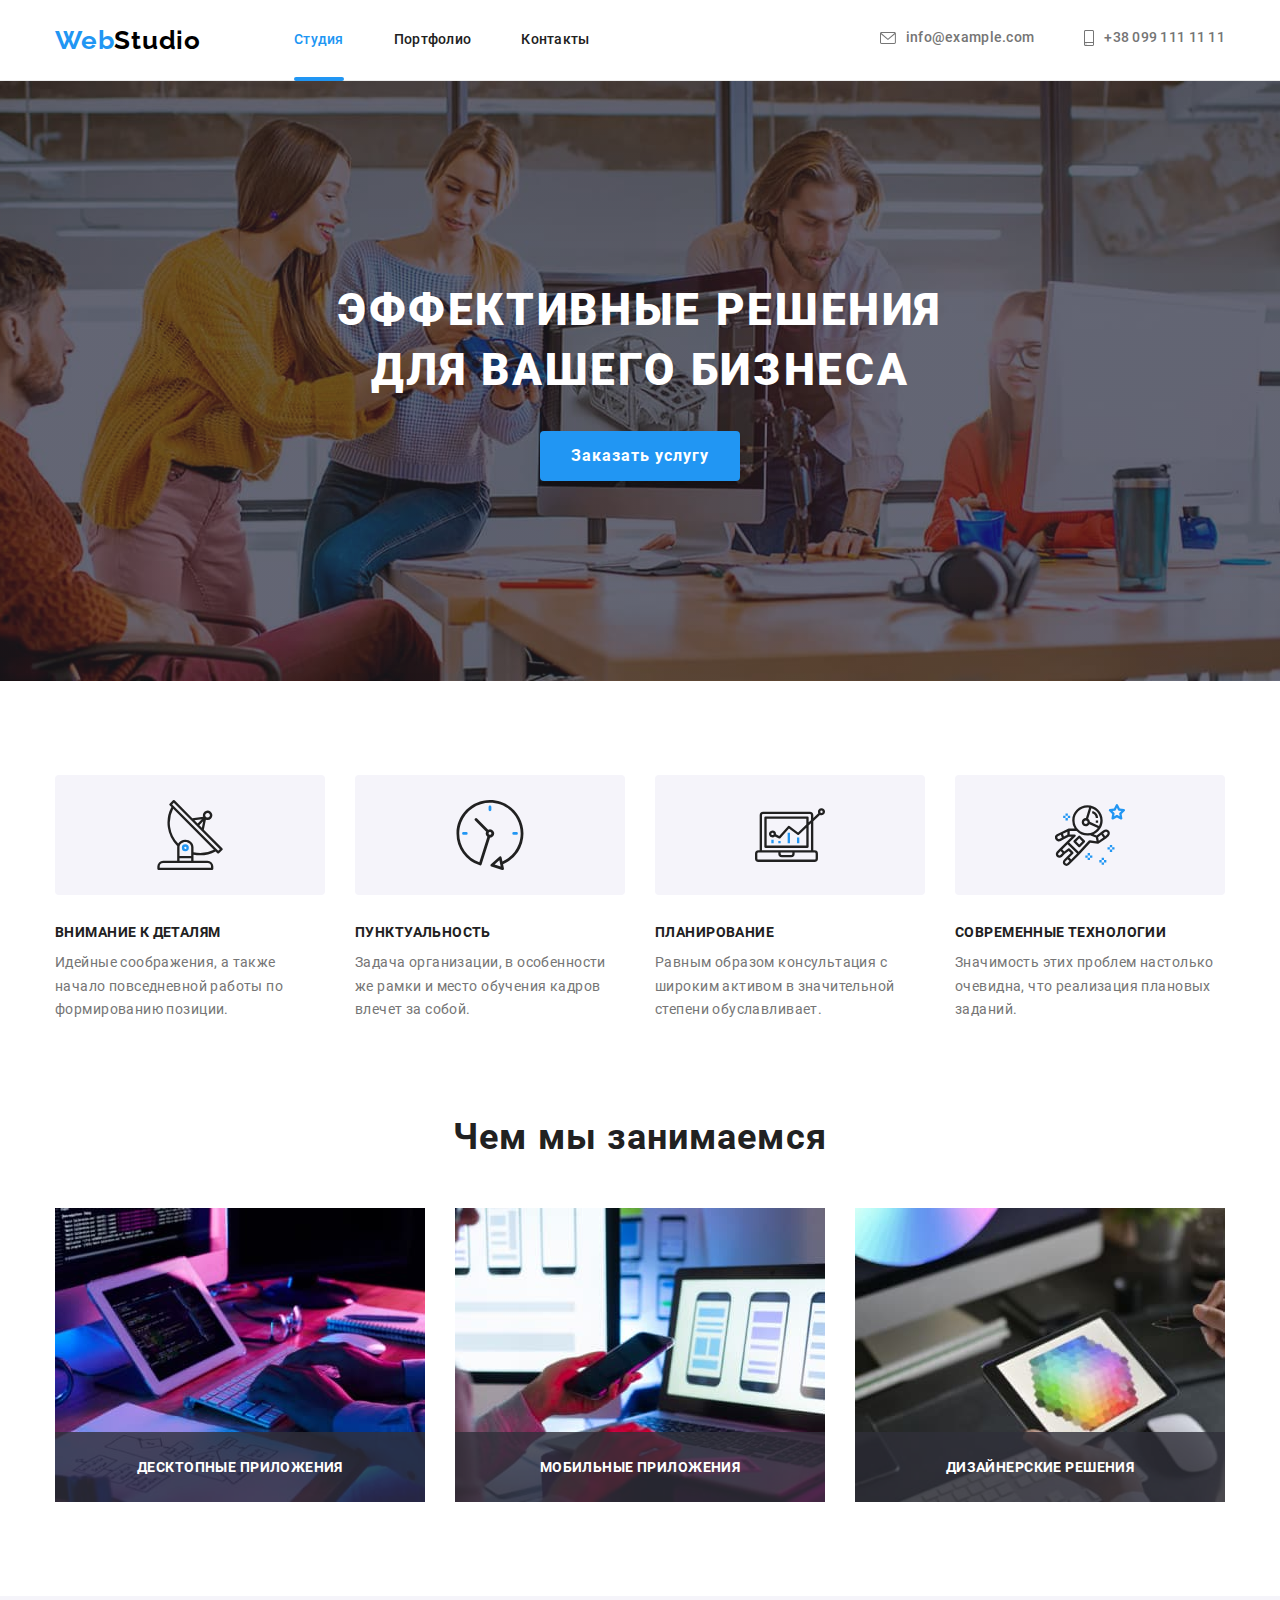
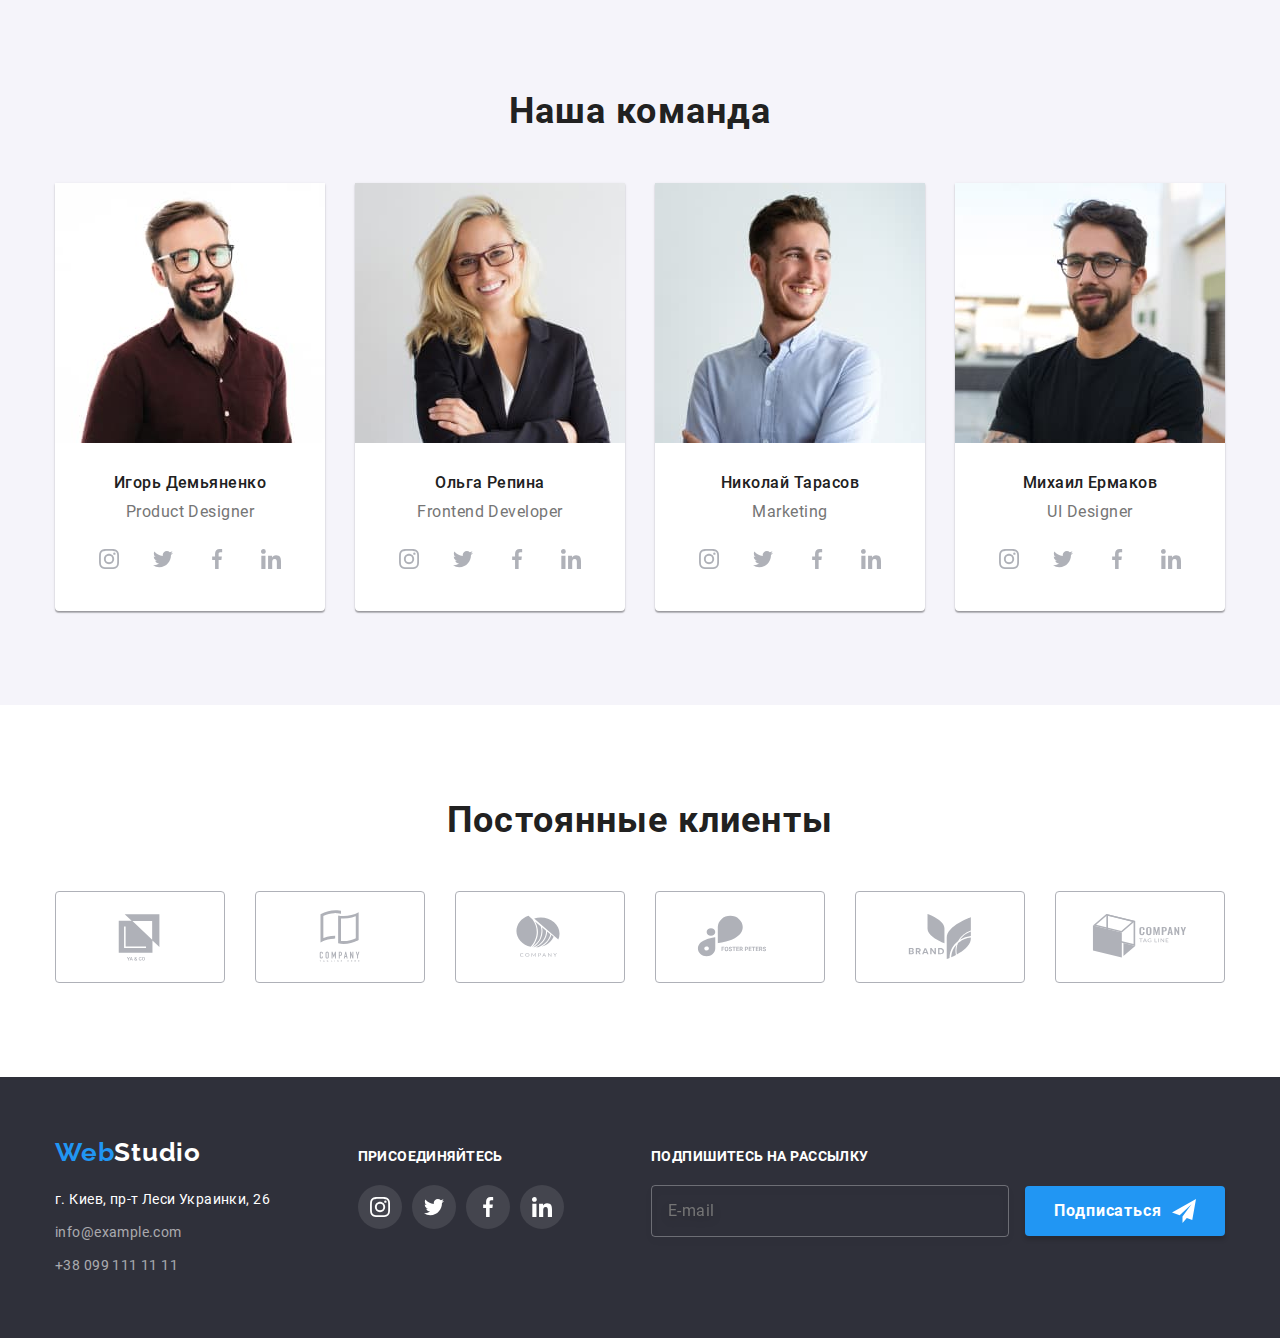
<file: index.html>
<!DOCTYPE html>
<html lang="ru">
  <head>
    <meta charset="UTF-8" />
    <meta http-equiv="X-UA-Compatible" content="IE=edge" />
    <meta name="viewport" content="width=device-width, initial-scale=1.0" />
    <title>Главная</title>
    <link rel="stylesheet" href="./css/main.min.css" />
  </head>
  <body>
    <header class="header">
      <div class="container container__header">
        <a href="./index.html" target="_self" class="logo">
          Web<span class="logo--lightbg">Studio</span>
        </a>

        <div class="mobile-menu header__mobile-menu" data-menu>
          <button type="button" class="menu-button menu-button--close" data-menu-button-close>
            <svg width="40px" height="40px">
              <use href="./images/icons.svg#mobile-menu-close"></use>
            </svg>
          </button>

          <nav class="header__navigation">
            <ul class="navigation">
              <li class="navigation__item">
                <a
                  href="./index.html"
                  target="_self"
                  class="navigation__link navigation__link--current"
                  >Студия</a
                >
              </li>
              <li class="navigation__item">
                <a href="./portfolio.html" target="_self" class="navigation__link"> Портфолио </a>
              </li>
              <li class="navigation__item"><a href="" class="navigation__link">Контакты</a></li>
            </ul>
          </nav>

          <ul class="contact">
            <li class="contact__item">
              <a href="tel:+380991111111" class="contact__link contact__link--accent">
                <svg class="contact__icon contact__icon--phonesize">
                  <use href="./images/icons.svg#smartphone"></use>
                </svg>
                +38 099 111 11 11
              </a>
            </li>
            <li class="contact__item">
              <a href="mailto:info@example.com" class="contact__link">
                <svg class="contact__icon contact__icon--mailsize">
                  <use href="./images/icons.svg#envelope"></use>
                </svg>
                info@example.com
              </a>
            </li>
          </ul>
          <ul class="mobile-social">
            <li class="mobile-social__item">
              <a href="https://www.instagram.com" class="mobile-social__link"> Instagram </a>
            </li>
            <li class="mobile-social__item">
              <a href="https://twitter.com" class="mobile-social__link"> Twitter </a>
            </li>
            <li class="mobile-social__item">
              <a href="https://www.facebook.com/" class="mobile-social__link"> Facebook </a>
            </li>
            <li class="mobile-social__item">
              <a href="https://www.linkedin.com" class="mobile-social__link"> LinkedIn </a>
            </li>
          </ul>
        </div>

        <button type="button" class="menu-button" data-menu-button>
          <svg width="40px" height="40px">
            <use href="./images/icons.svg#mobile-menu-burger"></use>
          </svg>
        </button>
      </div>
    </header>
    <main>
      <section class="hero">
        <div class="container">
          <h1 class="hero__title">Эффективные решения<br />для вашего бизнеса</h1>
          <button data-modal-open type="button" class="button hero__button">Заказать услугу</button>
        </div>
      </section>

      <section class="section">
        <div class="container">
          <h2 class="section__title section__title--visually-hidden">Наши преимущества</h2>
          <ul class="feature">
            <li class="feature__item">
              <div class="feature__thumb">
                <svg class="feature__icon"><use href="./images/icons.svg#antena"></use></svg>
              </div>
              <h3 class="feature__title">Внимание к деталям</h3>
              <p class="feature__text">
                Идейные соображения, а также начало повседневной работы по формированию позиции.
              </p>
            </li>

            <li class="feature__item">
              <div class="feature__thumb">
                <svg class="feature__icon"><use href="./images/icons.svg#clock"></use></svg>
              </div>
              <h3 class="feature__title">Пунктуальность</h3>
              <p class="feature__text">
                Задача организации, в особенности же рамки и место обучения кадров влечет за собой.
              </p>
            </li>
            <li class="feature__item">
              <div class="feature__thumb">
                <svg class="feature__icon"><use href="./images/icons.svg#diagram"></use></svg>
              </div>
              <h3 class="feature__title">Планирование</h3>
              <p class="feature__text">
                Равным образом консультация с широким активом в значительной степени обуславливает.
              </p>
            </li>
            <li class="feature__item">
              <div class="feature__thumb">
                <svg class="feature__icon"><use href="./images/icons.svg#astronaut"></use></svg>
              </div>
              <h3 class="feature__title">Современные технологии</h3>
              <p class="feature__text">
                Значимость этих проблем настолько очевидна, что реализация плановых заданий.
              </p>
            </li>
          </ul>
        </div>
      </section>

      <section class="section section--topzero section--desktop-only">
        <div class="container">
          <h2 class="section__title">Чем мы занимаемся</h2>
          <ul class="activity">
            <li class="activity__item">
              <img
                srcset="
                  ./images/desktop.jpg    1x,
                  ./images/desktop@2x.jpg 2x,
                  ./images/desktop@3x.jpg 3x
                "
                src="./images/desktop.jpg"
                alt="Десктопные приложения"
                width="370"
              />
              <p class="activity__label">Десктопные приложения</p>
            </li>
            <li class="activity__item">
              <img
                srcset="
                  ./images/mobile.jpg    1x,
                  ./images/mobile@2x.jpg 2x,
                  ./images/mobile@3x.jpg 3x
                "
                src="./images/mobile.jpg"
                alt="Мобильные приложения"
                width="370"
              />
              <p class="activity__label">Мобильные приложения</p>
            </li>
            <li class="activity__item">
              <img
                srcset="
                  ./images/design.jpg    1x,
                  ./images/design@2x.jpg 2x,
                  ./images/design@3x.jpg 3x
                "
                src="./images/design.jpg"
                alt="Дизайнерские решения"
                width="370"
              />

              <p class="activity__label">Дизайнерские решения</p>
            </li>
          </ul>
        </div>
      </section>

      <section class="section section--secondbg">
        <div class="container">
          <h2 class="section__title">Наша команда</h2>
          <ul class="team">
            <li class="team__item">
              <div class="team__thumb">
                <picture>
                  <source
                    srcset="
                      ./images/idemianenko-desktop.jpg    1x,
                      ./images/idemianenko-desktop@2x.jpg 2x,
                      ./images/idemianenko-desktop@3x.jpg 3x
                    "
                    media="(min-width:1200px)"
                  />
                  <source
                    srcset="
                      ./images/idemianenko-tablet.jpg    1x,
                      ./images/idemianenko-tablet@2x.jpg 2x,
                      ./images/idemianenko-tablet@3x.jpg 3x
                    "
                    media="(min-width:768px)"
                  />

                  <source
                    srcset="
                      ./images/idemianenko-mobile.jpg    1x,
                      ./images/idemianenko-mobile@2x.jpg 2x,
                      ./images/idemianenko-mobile@3x.jpg 3x
                    "
                    media="(max-width:767px)"
                  />
                  <img src="./images/idemianenko-mobile.jpg" alt="Игорь Демьяненко" />
                </picture>
              </div>
              <div class="team__card">
                <h3 class="team__name">Игорь Демьяненко</h3>
                <p lang="en" class="team__text">Product Designer</p>
                <ul class="social team__social">
                  <li class="social__item">
                    <a href="https://www.instagram.com" class="social__link social__link--lightbg">
                      <svg class="social__icon">
                        <use href="./images/icons.svg#instagram"></use>
                      </svg>
                    </a>
                  </li>
                  <li class="social__item">
                    <a href="https://twitter.com" class="social__link social__link--lightbg"
                      ><svg class="social__icon">
                        <use href="./images/icons.svg#twitter"></use>
                      </svg>
                    </a>
                  </li>
                  <li class="social__item">
                    <a href="https://www.facebook.com/" class="social__link social__link--lightbg"
                      ><svg class="social__icon">
                        <use href="./images/icons.svg#facebook"></use>
                      </svg>
                    </a>
                  </li>
                  <li class="social__item">
                    <a href="https://www.linkedin.com" class="social__link social__link--lightbg">
                      <svg class="social__icon">
                        <use href="./images/icons.svg#linkedin"></use>
                      </svg>
                    </a>
                  </li>
                </ul>
              </div>
            </li>
            <li class="team__item">
              <div class="team__thumb">
                <picture>
                  <source
                    srcset="
                      ./images/orepina-desktop.jpg    1x,
                      ./images/orepina-desktop@2x.jpg 2x,
                      ./images/orepina-desktop@3x.jpg 3x
                    "
                    media="(min-width:1200px)" />
                  <source
                    srcset="
                      ./images/orepina-tablet.jpg    1x,
                      ./images/orepina-tablet@2x.jpg 2x,
                      ./images/orepina-tablet@3x.jpg 3x
                    "
                    media="(min-width:768px)" />

                  <source
                    srcset="
                      ./images/orepina-mobile.jpg    1x,
                      ./images/orepina-mobile@2x.jpg 2x,
                      ./images/orepina-mobile@3x.jpg 3x
                    "
                    media="(max-width:767px)" />
                  <img src="./images/orepina-mobile.jpg" alt="Ольга Репина"
                /></picture>
              </div>
              <div class="team__card">
                <h3 class="team__name">Ольга Репина</h3>
                <p lang="en" class="team__text">Frontend Developer</p>
                <ul class="social team__social">
                  <li class="social__item">
                    <a href="https://www.instagram.com" class="social__link social__link--lightbg"
                      ><svg class="social__icon">
                        <use href="./images/icons.svg#instagram"></use>
                      </svg>
                    </a>
                  </li>
                  <li class="social__item">
                    <a href="https://twitter.com" class="social__link social__link--lightbg"
                      ><svg class="social__icon">
                        <use href="./images/icons.svg#twitter"></use>
                      </svg>
                    </a>
                  </li>
                  <li class="social__item">
                    <a href="https://www.facebook.com/" class="social__link social__link--lightbg"
                      ><svg class="social__icon">
                        <use href="./images/icons.svg#facebook"></use>
                      </svg>
                    </a>
                  </li>
                  <li class="social__item">
                    <a href="https://www.linkedin.com" class="social__link social__link--lightbg"
                      ><svg class="social__icon">
                        <use href="./images/icons.svg#linkedin"></use>
                      </svg>
                    </a>
                  </li>
                </ul>
              </div>
            </li>
            <li class="team__item">
              <div class="team__thumb">
                <picture>
                  <source
                    srcset="
                      ./images/mtarasov-desktop.jpg    1x,
                      ./images/mtarasov-desktop@2x.jpg 2x,
                      ./images/mtarasov-desktop@3x.jpg 3x
                    "
                    media="(min-width:1200px)"
                  />
                  <source
                    srcset="
                      ./images/mtarasov-tablet.jpg    1x,
                      ./images/mtarasov-tablet@2x.jpg 2x,
                      ./images/mtarasov-tablet@3x.jpg 3x
                    "
                    media="(min-width:768px)"
                  />

                  <source
                    srcset="
                      ./images/mtarasov-mobile.jpg    1x,
                      ./images/mtarasov-mobile@2x.jpg 2x,
                      ./images/mtarasov-mobile@3x.jpg 3x
                    "
                    media="(max-width:767px)"
                  />
                  <img src="./images/mtarasov-mobile.jpg" alt="Николай Тарасов" />
                </picture>
              </div>
              <div class="team__card">
                <h3 class="team__name">Николай Тарасов</h3>
                <p lang="en" class="team__text">Marketing</p>
                <ul class="social team__social">
                  <li class="social__item">
                    <a href="https://www.instagram.com" class="social__link social__link--lightbg"
                      ><svg class="social__icon">
                        <use href="./images/icons.svg#instagram"></use>
                      </svg>
                    </a>
                  </li>
                  <li class="social__item">
                    <a href="https://twitter.com" class="social__link social__link--lightbg"
                      ><svg class="social__icon">
                        <use href="./images/icons.svg#twitter"></use>
                      </svg>
                    </a>
                  </li>
                  <li class="social__item">
                    <a href="https://www.facebook.com/" class="social__link social__link--lightbg"
                      ><svg class="social__icon">
                        <use href="./images/icons.svg#facebook"></use>
                      </svg>
                    </a>
                  </li>
                  <li class="social__item">
                    <a href="https://www.linkedin.com" class="social__link social__link--lightbg"
                      ><svg class="social__icon">
                        <use href="./images/icons.svg#linkedin"></use>
                      </svg>
                    </a>
                  </li>
                </ul>
              </div>
            </li>
            <li class="team__item">
              <div class="team__thumb">
                <picture>
                  <source
                    srcset="
                      ./images/myermakov-desktop.jpg    1x,
                      ./images/myermakov-desktop@2x.jpg 2x,
                      ./images/myermakov-desktop@3x.jpg 3x
                    "
                    media="(min-width:1200px)" />
                  <source
                    srcset="
                      ./images/myermakov-tablet.jpg    1x,
                      ./images/myermakov-tablet@2x.jpg 2x,
                      ./images/myermakov-tablet@3x.jpg 3x
                    "
                    media="(min-width:768px)" />

                  <source
                    srcset="
                      ./images/myermakov-mobile.jpg    1x,
                      ./images/myermakov-mobile@2x.jpg 2x,
                      ./images/myermakov-mobile@3x.jpg 3x
                    "
                    media="(max-width:767px)" />
                  <img src="./images/myermakov-mobile.jpg" alt="Михаил Ермаков"
                /></picture>
              </div>
              <div class="team__card">
                <h3 class="team__name">Михаил Ермаков</h3>
                <p lang="en" class="team__text">UI Designer</p>
                <ul class="social team__social">
                  <li class="social__item">
                    <a href="https://www.instagram.com" class="social__link social__link--lightbg"
                      ><svg class="social__icon">
                        <use href="./images/icons.svg#instagram"></use>
                      </svg>
                    </a>
                  </li>
                  <li class="social__item">
                    <a href="https://twitter.com" class="social__link social__link--lightbg"
                      ><svg class="social__icon">
                        <use href="./images/icons.svg#twitter"></use>
                      </svg>
                    </a>
                  </li>
                  <li class="social__item">
                    <a href="https://www.facebook.com/" class="social__link social__link--lightbg"
                      ><svg class="social__icon">
                        <use href="./images/icons.svg#facebook"></use>
                      </svg>
                    </a>
                  </li>
                  <li class="social__item">
                    <a href="https://www.linkedin.com" class="social__link social__link--lightbg"
                      ><svg class="social__icon">
                        <use href="./images/icons.svg#linkedin"></use>
                      </svg>
                    </a>
                  </li>
                </ul>
              </div>
            </li>
          </ul>
        </div>
      </section>

      <section class="section">
        <div class="container">
          <h2 class="section__title">Постоянные клиенты</h2>
          <ul class="client">
            <li class="client__item">
              <a href="" class="client__link">
                <svg class="client__logo"><use href="./images/icons.svg#client-1"></use></svg>
              </a>
            </li>
            <li class="client__item">
              <a href="" class="client__link">
                <svg class="client__logo"><use href="./images/icons.svg#client-2"></use></svg>
              </a>
            </li>
            <li class="client__item">
              <a href="" class="client__link">
                <svg class="client__logo"><use href="./images/icons.svg#client-3"></use></svg>
              </a>
            </li>
            <li class="client__item">
              <a href="" class="client__link">
                <svg class="client__logo"><use href="./images/icons.svg#client-4"></use></svg>
              </a>
            </li>
            <li class="client__item">
              <a href="" class="client__link">
                <svg class="client__logo"><use href="./images/icons.svg#client-5"></use></svg>
              </a>
            </li>
            <li class="client__item">
              <a href="" class="client__link">
                <svg class="client__logo"><use href="./images/icons.svg#client-6"></use></svg>
              </a>
            </li>
          </ul>
        </div>
      </section>
    </main>

    <footer class="footer">
      <div class="container container__footer">
        <div class="footer__section">
          <a href="./index.html" target="_self" class="logo">
            Web<span class="logo--darkbg">Studio</span>
          </a>
          <address class="footer__address">
            <ul class="footer-contact">
              <li class="footer-contact__item">
                <a
                  href="https://goo.gl/maps/YMUEQzxHdwpRwmDM9"
                  target="_blank"
                  class="footer-contact__link footer-contact__link--white"
                  >г. Киев, пр-т Леси Украинки, 26
                </a>
              </li>
              <li class="footer-contact__item">
                <a
                  href="mailto:info@example.com"
                  class="footer-contact__link footer-contact__link--colored"
                  >info@example.com</a
                >
              </li>
              <li class="footer-contact__item">
                <a
                  href="tel:+380991111111"
                  class="footer-contact__link footer-contact__link--colored"
                  >+38 099 111 11 11</a
                >
              </li>
            </ul>
          </address>
        </div>
        <div class="footer__section">
          <h3 class="footer__title">присоединяйтесь</h3>
          <ul class="social">
            <li class="social__item">
              <a href="https://www.instagram.com" class="social__link social__link--darkbg">
                <svg class="social__icon">
                  <use href="./images/icons.svg#instagram"></use>
                </svg>
              </a>
            </li>
            <li class="social__item">
              <a href="https://twitter.com" class="social__link social__link--darkbg">
                <svg class="social__icon">
                  <use href="./images/icons.svg#twitter"></use>
                </svg>
              </a>
            </li>
            <li class="social__item">
              <a href="https://www.facebook.com/" class="social__link social__link--darkbg">
                <svg class="social__icon">
                  <use href="./images/icons.svg#facebook"></use>
                </svg>
              </a>
            </li>
            <li class="social__item">
              <a href="https://www.linkedin.com" class="social__link social__link--darkbg">
                <svg class="social__icon">
                  <use href="./images/icons.svg#linkedin"></use>
                </svg>
              </a>
            </li>
          </ul>
        </div>
        <div class="footer__section">
          <h3 class="footer__title">Подпишитесь на рассылку</h3>
          <form class="subscribe">
            <input type="email" name="email" class="subscribe__email" placeholder="E-mail" />

            <button type="submit" class="button subscribe__button">
              Подписаться
              <svg class="button__icon"><use href="./images/icons.svg#send"></use></svg>
            </button>
          </form>
        </div>
      </div>
    </footer>

    <div class="backdrop is-hidden" data-modal>
      <div class="modal">
        <button
          data-modal-close
          type="button"
          class="close-button modal__close-button"
          aria-label="Close modal button"
        >
          <svg class="close-button__icon"><use href="./images/icons.svg#close"></use></svg>
        </button>
        <h2 class="modal__header">Оставьте свои данные, мы вам перезвоним</h2>
        <form class="modal__form">
          <label class="field">
            <span class="field__label">Имя</span>
            <input type="text" class="field__input" name="name" />

            <svg class="field__icon"><use href="./images/icons.svg#person"></use></svg>
          </label>
          <label class="field">
            <span class="field__label">Телефон</span>
            <input type="tel" class="field__input" name="phone" />

            <svg class="field__icon"><use href="./images/icons.svg#phone"></use></svg>
          </label>
          <label class="field">
            <span class="field__label">Почта</span>
            <input type="email" class="field__input" name="email" />

            <svg class="field__icon"><use href="./images/icons.svg#email"></use></svg>
          </label>

          <label class="field">
            <span class="field__label">Комментарий</span>
            <textarea class="field__textarea" name="comment" placeholder="Введите текст"></textarea>
          </label>

          <label class="checkbox">
            <input
              type="checkbox"
              class="checkbox--hidden"
              value="true"
              name="confirm-accept-conditions"
            />
            <svg class="checkbox__icon">
              <use href="./images/icons.svg#checkbox"></use>
            </svg>
            <span class="checkbox__label">
              Соглашаюсь с рассылкой и принимаю
              <a href="" class="checkbox__link">Условия договора</a>
            </span>
          </label>

          <button type="submit" class="button modal__button">Отправить</button>
        </form>
      </div>
    </div>
    <script src="./js/mobile-menu.js"></script>
    <script src="./js/modal.js"></script>
  </body>
</html>
</file>
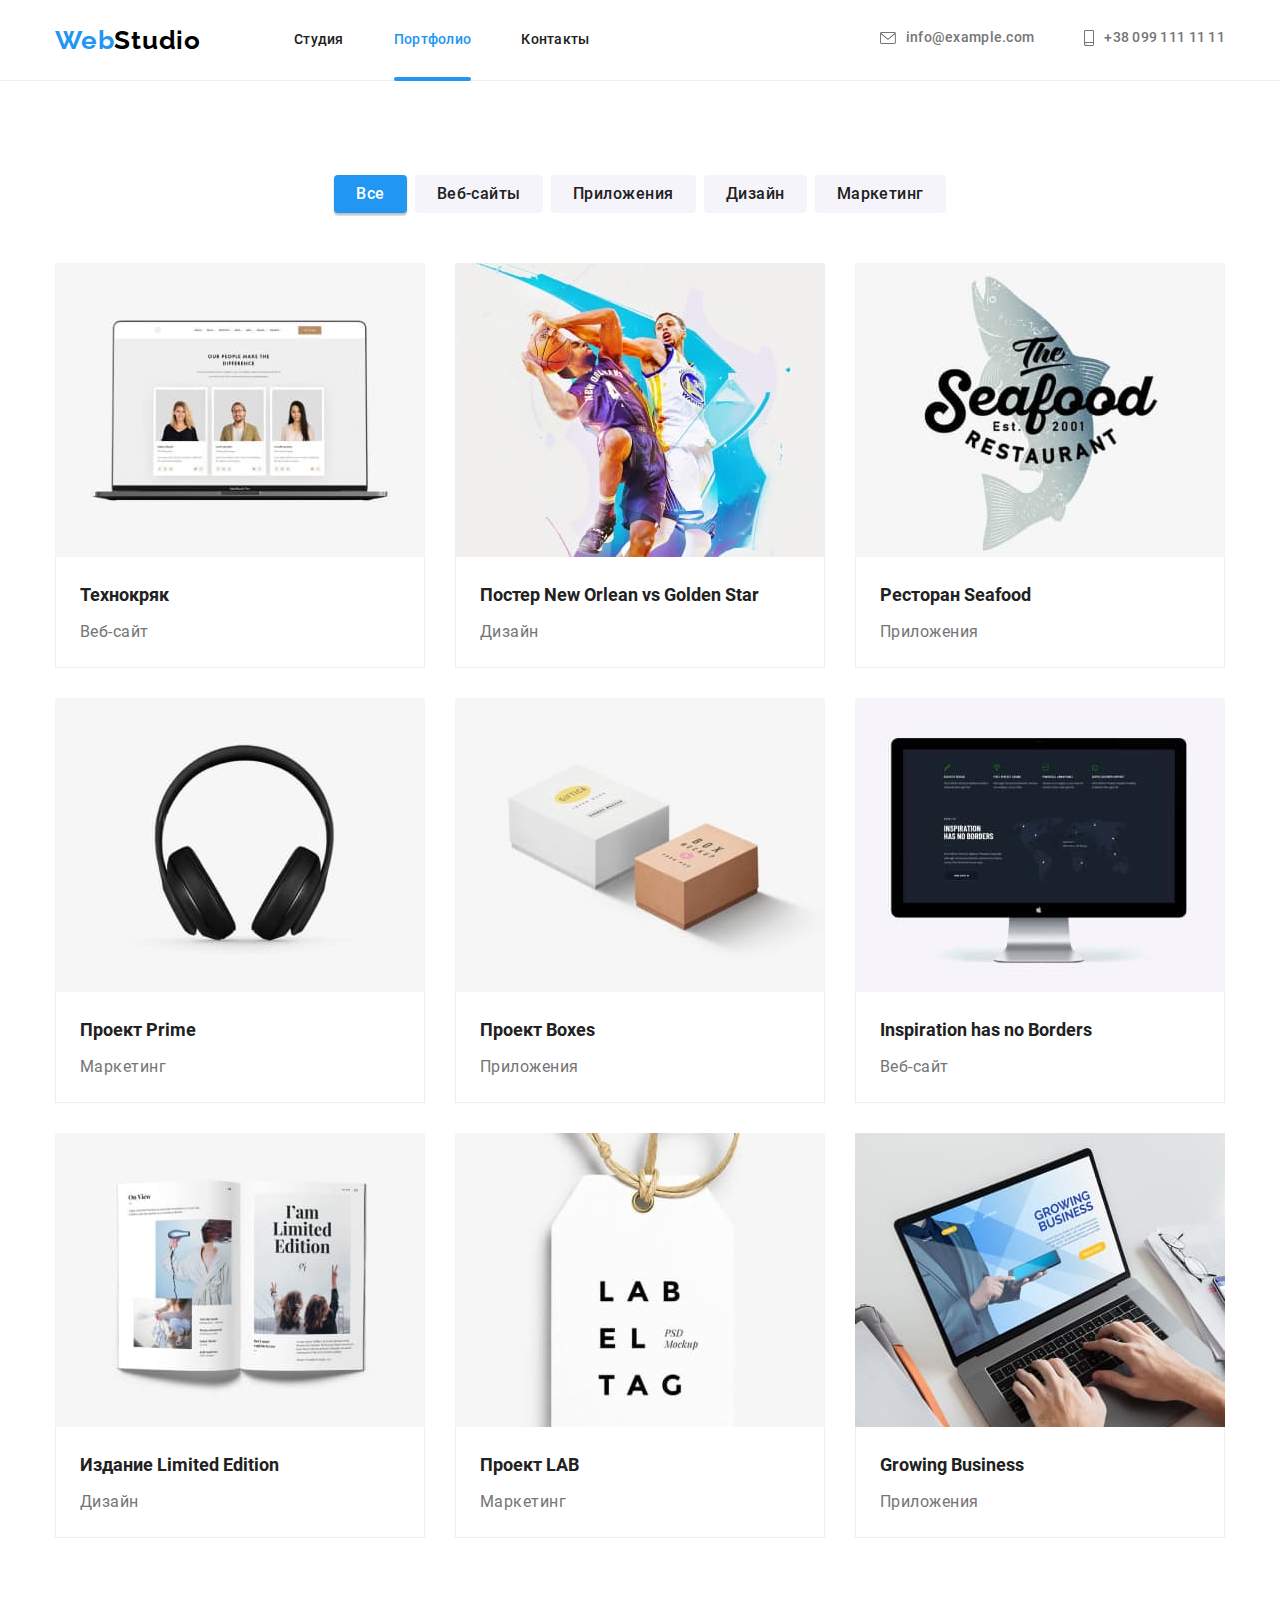
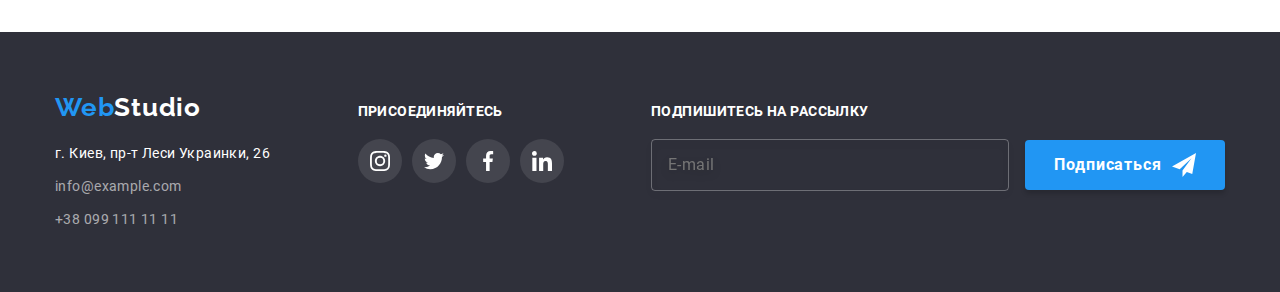
<file: portfolio.html>
<!DOCTYPE html>
<html lang="ru">
  <head>
    <meta charset="UTF-8" />
    <meta http-equiv="X-UA-Compatible" content="IE=edge" />
    <meta name="viewport" content="width=device-width, initial-scale=1.0" />
    <title>Портфолио</title>
    <link rel="stylesheet" href="./css/main.min.css" />
  </head>
  <body>
    <header class="header">
      <div class="container container__header">
        <a href="./index.html" target="_self" class="logo">
          Web<span class="logo--lightbg">Studio</span>
        </a>

        <div class="mobile-menu header__mobile-menu" data-menu>
          <button type="button" class="menu-button menu-button--close" data-menu-button-close>
            <svg width="40px" height="40px">
              <use href="./images/icons.svg#mobile-menu-close"></use>
            </svg>
          </button>

          <nav class="header__navigation">
            <ul class="navigation">
              <li class="navigation__item">
                <a href="./index.html" target="_self" class="navigation__link">Студия</a>
              </li>
              <li class="navigation__item">
                <a
                  href="./portfolio.html"
                  target="_self"
                  class="navigation__link navigation__link--current"
                >
                  Портфолио
                </a>
              </li>
              <li class="navigation__item"><a href="" class="navigation__link">Контакты</a></li>
            </ul>
          </nav>

          <ul class="contact">
            <li class="contact__item">
              <a href="tel:+380991111111" class="contact__link contact__link--accent">
                <svg class="contact__icon contact__icon--phonesize">
                  <use href="./images/icons.svg#smartphone"></use>
                </svg>
                +38 099 111 11 11
              </a>
            </li>
            <li class="contact__item">
              <a href="mailto:info@example.com" class="contact__link">
                <svg class="contact__icon contact__icon--mailsize">
                  <use href="./images/icons.svg#envelope"></use>
                </svg>
                info@example.com
              </a>
            </li>
          </ul>
          <ul class="mobile-social">
            <li class="mobile-social__item">
              <a href="https://www.instagram.com" class="mobile-social__link"> Instagram </a>
            </li>
            <li class="mobile-social__item">
              <a href="https://twitter.com" class="mobile-social__link"> Twitter </a>
            </li>
            <li class="mobile-social__item">
              <a href="https://www.facebook.com/" class="mobile-social__link"> Facebook </a>
            </li>
            <li class="mobile-social__item">
              <a href="https://www.linkedin.com" class="mobile-social__link"> LinkedIn </a>
            </li>
          </ul>
        </div>
        <button type="button" class="menu-button" data-menu-button>
          <svg width="40px" height="40px">
            <use href="./images/icons.svg#mobile-menu-burger"></use>
          </svg>
        </button>
      </div>
    </header>
    <main>
      <section class="section">
        <div class="container">
          <h1 class="section-title section__title--visually-hidden">Наши проекты</h1>

          <ul class="filter">
            <li class="filter__item">
              <button type="button" class="filter__button filter__button--checked">Все</button>
            </li>
            <li class="filter__item">
              <button type="button" class="filter__button">Веб-сайты</button>
            </li>
            <li class="filter__item">
              <button type="button" class="filter__button">Приложения</button>
            </li>
            <li class="filter__item">
              <button type="button" class="filter__button">Дизайн</button>
            </li>
            <li class="filter__item">
              <button type="button" class="filter__button">Маркетинг</button>
            </li>
          </ul>

          <ul class="project">
            <li class="project__item">
              <a href="" class="project__link"
                ><div class="project__thumb">
                  <picture>
                    <source
                      srcset="
                        ./images/project-1-desktop.jpg    1x,
                        ./images/project-1-desktop@2x.jpg 2x,
                        ./images/project-1-desktop@3x.jpg 3x
                      "
                      media="(min-width:1200px)" />
                    <source
                      srcset="
                        ./images/project-1-tablet.jpg    1x,
                        ./images/project-1-tablet@2x.jpg 2x,
                        ./images/project-1-tablet@3x.jpg 3x
                      "
                      media="(min-width:768px)" />
                    <source
                      srcset="
                        ./images/project-1-mobile.jpg    1x,
                        ./images/project-1-mobile@2x.jpg 2x,
                        ./images/project-1-mobile@3x.jpg 3x
                      "
                      media="(max-width:767px)" />
                    <img src="./images/project-1-mobile.jpg" alt="Веб-сайт: Технокряк"
                  /></picture>
                  <div class="project__overlay">
                    <p class="project__description">
                      Технокряк это современная площадка распространения коронавируса. Компании
                      используют эту платформу для цифрового шпионажа и атак на защищённые сервера
                      конкурентов.
                    </p>
                  </div>
                </div>

                <div class="project__data">
                  <h2 class="project__title">Технокряк</h2>
                  <p class="project__text">Веб-сайт</p>
                </div>
              </a>
            </li>
            <li class="project__item">
              <a href="" class="project__link"
                ><div class="project__thumb">
                  <picture>
                    <source
                      srcset="
                        ./images/project-2-desktop.jpg    1x,
                        ./images/project-2-desktop@2x.jpg 2x,
                        ./images/project-2-desktop@3x.jpg 3x
                      "
                      media="(min-width:1200px)" />
                    <source
                      srcset="
                        ./images/project-2-tablet.jpg    1x,
                        ./images/project-2-tablet@2x.jpg 2x,
                        ./images/project-2-tablet@3x.jpg 3x
                      "
                      media="(min-width:768px)" />
                    <source
                      srcset="
                        ./images/project-2-mobile.jpg    1x,
                        ./images/project-2-mobile@2x.jpg 2x,
                        ./images/project-2-mobile@3x.jpg 3x
                      "
                      media="(max-width:767px)" />
                    <img
                      src="./images/project-2-mobile.jpg"
                      alt="Дизайн: Постер New Orlean vs Golden Star"
                  /></picture>
                  <div class="project__overlay">
                    <p class="project__description">
                      Технокряк это современная площадка распространения коронавируса. Компании
                      используют эту платформу для цифрового шпионажа и атак на защищённые сервера
                      конкурентов.
                    </p>
                  </div>
                </div>
                <div class="project__data">
                  <h2 class="project__title">Постер New Orlean vs Golden Star</h2>
                  <p class="project__text">Дизайн</p>
                </div>
              </a>
            </li>
            <li class="project__item">
              <a href="" class="project__link"
                ><div class="project__thumb">
                  <picture>
                    <source
                      srcset="
                        ./images/project-3-desktop.jpg    1x,
                        ./images/project-3-desktop@2x.jpg 2x,
                        ./images/project-3-desktop@3x.jpg 3x
                      "
                      media="(min-width:1200px)" />
                    <source
                      srcset="
                        ./images/project-3-tablet.jpg    1x,
                        ./images/project-3-tablet@2x.jpg 2x,
                        ./images/project-3-tablet@3x.jpg 3x
                      "
                      media="(min-width:768px)" />
                    <source
                      srcset="
                        ./images/project-3-mobile.jpg    1x,
                        ./images/project-3-mobile@2x.jpg 2x,
                        ./images/project-3-mobile@3x.jpg 3x
                      "
                      media="(max-width:767px)" />
                    <img src="./images/project-3-mobile.jpg" alt="Приложения: Ресторан Seafood"
                  /></picture>
                  <div class="project__overlay">
                    <p class="project__description">
                      Технокряк это современная площадка распространения коронавируса. Компании
                      используют эту платформу для цифрового шпионажа и атак на защищённые сервера
                      конкурентов.
                    </p>
                  </div>
                </div>
                <div class="project__data">
                  <h2 class="project__title">Ресторан Seafood</h2>
                  <p class="project__text">Приложения</p>
                </div>
              </a>
            </li>
            <li class="project__item">
              <a href="" class="project__link"
                ><div class="project__thumb">
                  <picture>
                    <source
                      srcset="
                        ./images/project-4-desktop.jpg    1x,
                        ./images/project-4-desktop@2x.jpg 2x,
                        ./images/project-4-desktop@3x.jpg 3x
                      "
                      media="(min-width:1200px)" />
                    <source
                      srcset="
                        ./images/project-4-tablet.jpg    1x,
                        ./images/project-4-tablet@2x.jpg 2x,
                        ./images/project-4-tablet@3x.jpg 3x
                      "
                      media="(min-width:768px)" />
                    <source
                      srcset="
                        ./images/project-4-mobile.jpg    1x,
                        ./images/project-4-mobile@2x.jpg 2x,
                        ./images/project-4-mobile@3x.jpg 3x
                      "
                      media="(max-width:767px)" />
                    <img src="./images/project-4-mobile.jpg" alt="Маркетинг: Проект Prime"
                  /></picture>
                  <div class="project__overlay">
                    <p class="project__description">
                      Технокряк это современная площадка распространения коронавируса. Компании
                      используют эту платформу для цифрового шпионажа и атак на защищённые сервера
                      конкурентов.
                    </p>
                  </div>
                </div>
                <div class="project__data">
                  <h2 class="project__title">Проект Prime</h2>
                  <p class="project__text">Маркетинг</p>
                </div>
              </a>
            </li>
            <li class="project__item">
              <a href="" class="project__link"
                ><div class="project__thumb">
                  <picture>
                    <source
                      srcset="
                        ./images/project-5-desktop.jpg    1x,
                        ./images/project-5-desktop@2x.jpg 2x,
                        ./images/project-5-desktop@3x.jpg 3x
                      "
                      media="(min-width:1200px)" />
                    <source
                      srcset="
                        ./images/project-5-tablet.jpg    1x,
                        ./images/project-5-tablet@2x.jpg 2x,
                        ./images/project-5-tablet@3x.jpg 3x
                      "
                      media="(min-width:768px)" />
                    <source
                      srcset="
                        ./images/project-5-mobile.jpg    1x,
                        ./images/project-5-mobile@2x.jpg 2x,
                        ./images/project-5-mobile@3x.jpg 3x
                      "
                      media="(max-width:767px)" />
                    <img src="./images/project-5-mobile.jpg" alt="Приложения: Проект Boxes"
                  /></picture>
                  <div class="project__overlay">
                    <p class="project__description">
                      Технокряк это современная площадка распространения коронавируса. Компании
                      используют эту платформу для цифрового шпионажа и атак на защищённые сервера
                      конкурентов.
                    </p>
                  </div>
                </div>
                <div class="project__data">
                  <h2 class="project__title">Проект Boxes</h2>
                  <p class="project__text">Приложения</p>
                </div>
              </a>
            </li>
            <li class="project__item">
              <a href="" class="project__link"
                ><div class="project__thumb">
                  <picture>
                    <source
                      srcset="
                        ./images/project-6-desktop.jpg    1x,
                        ./images/project-6-desktop@2x.jpg 2x,
                        ./images/project-6-desktop@3x.jpg 3x
                      "
                      media="(min-width:1200px)" />
                    <source
                      srcset="
                        ./images/project-6-tablet.jpg    1x,
                        ./images/project-6-tablet@2x.jpg 2x,
                        ./images/project-6-tablet@3x.jpg 3x
                      "
                      media="(min-width:768px)" />
                    <source
                      srcset="
                        ./images/project-6-mobile.jpg    1x,
                        ./images/project-6-mobile@2x.jpg 2x,
                        ./images/project-6-mobile@3x.jpg 3x
                      "
                      media="(max-width:767px)" />
                    <img
                      src="./images/project-6-mobile.jpg"
                      alt="Веб-сайт: Inspiration has no Borders"
                  /></picture>
                  <div class="project__overlay">
                    <p class="project__description">
                      Технокряк это современная площадка распространения коронавируса. Компании
                      используют эту платформу для цифрового шпионажа и атак на защищённые сервера
                      конкурентов.
                    </p>
                  </div>
                </div>
                <div class="project__data">
                  <h2 class="project__title">Inspiration has no Borders</h2>
                  <p class="project__text">Веб-сайт</p>
                </div>
              </a>
            </li>
            <li class="project__item">
              <a href="" class="project__link"
                ><div class="project__thumb">
                  <picture>
                    <source
                      srcset="
                        ./images/project-7-desktop.jpg    1x,
                        ./images/project-7-desktop@2x.jpg 2x,
                        ./images/project-7-desktop@3x.jpg 3x
                      "
                      media="(min-width:1200px)" />
                    <source
                      srcset="
                        ./images/project-7-tablet.jpg    1x,
                        ./images/project-7-tablet@2x.jpg 2x,
                        ./images/project-7-tablet@3x.jpg 3x
                      "
                      media="(min-width:768px)" />
                    <source
                      srcset="
                        ./images/project-7-mobile.jpg    1x,
                        ./images/project-7-mobile@2x.jpg 2x,
                        ./images/project-7-mobile@3x.jpg 3x
                      "
                      media="(max-width:767px)" />
                    <img src="./images/project-7-mobile.jpg" alt="Дизайн: Издание Limited Edition"
                  /></picture>
                  <div class="project__overlay">
                    <p class="project__description">
                      Технокряк это современная площадка распространения коронавируса. Компании
                      используют эту платформу для цифрового шпионажа и атак на защищённые сервера
                      конкурентов.
                    </p>
                  </div>
                </div>
                <div class="project__data">
                  <h2 class="project__title">Издание Limited Edition</h2>
                  <p class="project__text">Дизайн</p>
                </div>
              </a>
            </li>
            <li class="project__item">
              <a href="" class="project__link"
                ><div class="project__thumb">
                  <picture>
                    <source
                      srcset="
                        ./images/project-8-desktop.jpg    1x,
                        ./images/project-8-desktop@2x.jpg 2x,
                        ./images/project-8-desktop@3x.jpg 3x
                      "
                      media="(min-width:1200px)" />
                    <source
                      srcset="
                        ./images/project-8-tablet.jpg    1x,
                        ./images/project-8-tablet@2x.jpg 2x,
                        ./images/project-8-tablet@3x.jpg 3x
                      "
                      media="(min-width:768px)" />
                    <source
                      srcset="
                        ./images/project-8-mobile.jpg    1x,
                        ./images/project-8-mobile@2x.jpg 2x,
                        ./images/project-8-mobile@3x.jpg 3x
                      "
                      media="(max-width:767px)" />
                    <img src="./images/project-8-mobile.jpg" alt="Маркетинг: Проект LAB"
                  /></picture>
                  <div class="project__overlay">
                    <p class="project__description">
                      Технокряк это современная площадка распространения коронавируса. Компании
                      используют эту платформу для цифрового шпионажа и атак на защищённые сервера
                      конкурентов.
                    </p>
                  </div>
                </div>
                <div class="project__data">
                  <h2 class="project__title">Проект LAB</h2>
                  <p class="project__text">Маркетинг</p>
                </div>
              </a>
            </li>
            <li class="project__item">
              <a href="" class="project__link">
                <div class="project__thumb">
                  <picture>
                    <source
                      srcset="
                        ./images/project-9-desktop.jpg    1x,
                        ./images/project-9-desktop@2x.jpg 2x,
                        ./images/project-9-desktop@3x.jpg 3x
                      "
                      media="(min-width:1200px)" />
                    <source
                      srcset="
                        ./images/project-9-tablet.jpg    1x,
                        ./images/project-9-tablet@2x.jpg 2x,
                        ./images/project-9-tablet@3x.jpg 3x
                      "
                      media="(min-width:768px)" />
                    <source
                      srcset="
                        ./images/project-9-mobile.jpg    1x,
                        ./images/project-9-mobile@2x.jpg 2x,
                        ./images/project-9-mobile@3x.jpg 3x
                      "
                      media="(max-width:767px)" />
                    <img src="./images/project-9-mobile.jpg" alt="Приложения: Growing Business"
                  /></picture>
                  <div class="project__overlay">
                    <p class="project__description">
                      Технокряк это современная площадка распространения коронавируса. Компании
                      используют эту платформу для цифрового шпионажа и атак на защищённые сервера
                      конкурентов.
                    </p>
                  </div>
                </div>
                <div class="project__data">
                  <h2 class="project__title">Growing Business</h2>
                  <p class="project__text">Приложения</p>
                </div>
              </a>
            </li>
          </ul>
        </div>
      </section>
    </main>
    <footer class="footer">
      <div class="container container__footer">
        <div class="footer__section">
          <a href="./index.html" target="_self" class="logo">
            Web<span class="logo--darkbg">Studio</span>
          </a>
          <address class="footer__address">
            <ul class="footer-contact">
              <li class="footer-contact__item">
                <a
                  href="https://goo.gl/maps/YMUEQzxHdwpRwmDM9"
                  target="_blank"
                  class="footer-contact__link footer-contact__link--white"
                  >г. Киев, пр-т Леси Украинки, 26
                </a>
              </li>
              <li class="footer-contact__item">
                <a
                  href="mailto:info@example.com"
                  class="footer-contact__link footer-contact__link--colored"
                  >info@example.com</a
                >
              </li>
              <li class="footer-contact__item">
                <a
                  href="tel:+380991111111"
                  class="footer-contact__link footer-contact__link--colored"
                  >+38 099 111 11 11</a
                >
              </li>
            </ul>
          </address>
        </div>
        <div class="footer__section">
          <h3 class="footer__title">присоединяйтесь</h3>
          <ul class="social">
            <li class="social__item">
              <a href="https://www.instagram.com" class="social__link social__link--darkbg">
                <svg class="social__icon">
                  <use href="./images/icons.svg#instagram"></use>
                </svg>
              </a>
            </li>
            <li class="social__item">
              <a href="https://twitter.com" class="social__link social__link--darkbg">
                <svg class="social__icon">
                  <use href="./images/icons.svg#twitter"></use>
                </svg>
              </a>
            </li>
            <li class="social__item">
              <a href="https://www.facebook.com/" class="social__link social__link--darkbg">
                <svg class="social__icon">
                  <use href="./images/icons.svg#facebook"></use>
                </svg>
              </a>
            </li>
            <li class="social__item">
              <a href="https://www.linkedin.com" class="social__link social__link--darkbg">
                <svg class="social__icon">
                  <use href="./images/icons.svg#linkedin"></use>
                </svg>
              </a>
            </li>
          </ul>
        </div>
        <div class="footer__section">
          <h3 class="footer__title">Подпишитесь на рассылку</h3>
          <form class="subscribe">
            <input type="email" name="email" class="subscribe__email" placeholder="E-mail" />

            <button type="submit" class="button subscribe__button">
              Подписаться
              <svg class="button__icon"><use href="./images/icons.svg#send"></use></svg>
            </button>
          </form>
        </div>
      </div>
    </footer>
    <script src="./js/mobile-menu.js"></script>
  </body>
</html>
</file>
<file: css/main.min.css>
/*! modern-normalize v1.1.0 | MIT License | https://github.com/sindresorhus/modern-normalize */*,::before,::after{-webkit-box-sizing:border-box;box-sizing:border-box}html{-moz-tab-size:4;-o-tab-size:4;tab-size:4}html{line-height:1.15;-webkit-text-size-adjust:100%}body{margin:0}body{font-family:system-ui,-apple-system,"Segoe UI",Roboto,Helvetica,Arial,sans-serif,"Apple Color Emoji","Segoe UI Emoji"}hr{height:0;color:inherit}abbr[title]{-webkit-text-decoration:underline dotted;text-decoration:underline dotted}b,strong{font-weight:bolder}code,kbd,samp,pre{font-family:ui-monospace,SFMono-Regular,Consolas,"Liberation Mono",Menlo,monospace;font-size:1em}small{font-size:80%}sub,sup{font-size:75%;line-height:0;position:relative;vertical-align:baseline}sub{bottom:-0.25em}sup{top:-0.5em}table{text-indent:0;border-color:inherit}button,input,optgroup,select,textarea{font-family:inherit;font-size:100%;line-height:1.15;margin:0}button,select{text-transform:none}button,[type=button],[type=reset],[type=submit]{-webkit-appearance:button}::-moz-focus-inner{border-style:none;padding:0}:-moz-focusring{outline:1px dotted ButtonText}:-moz-ui-invalid{box-shadow:none}legend{padding:0}progress{vertical-align:baseline}::-webkit-inner-spin-button,::-webkit-outer-spin-button{height:auto}[type=search]{-webkit-appearance:textfield;outline-offset:-2px}::-webkit-search-decoration{-webkit-appearance:none}::-webkit-file-upload-button{-webkit-appearance:button;font:inherit}summary{display:list-item}@font-face{font-family:"Raleway";font-style:normal;font-weight:700;src:url("../fonts/raleway-v26-latin-700.eot");src:local(""),url("../fonts/raleway-v26-latin-700.eot?#iefix") format("embedded-opentype"),url("../fonts/raleway-v26-latin-700.woff2") format("woff2"),url("../fonts/raleway-v26-latin-700.woff") format("woff"),url("../fonts/raleway-v26-latin-700.ttf") format("truetype"),url("../fonts/raleway-v26-latin-700.svg#Raleway") format("svg")}@font-face{font-family:"Roboto";font-style:normal;font-weight:400;src:url("../fonts/roboto-v29-latin_cyrillic-regular.eot");src:local(""),url("../fonts/roboto-v29-latin_cyrillic-regular.eot?#iefix") format("embedded-opentype"),url("../fonts/roboto-v29-latin_cyrillic-regular.woff2") format("woff2"),url("../fonts/roboto-v29-latin_cyrillic-regular.woff") format("woff"),url("../fonts/roboto-v29-latin_cyrillic-regular.ttf") format("truetype"),url("../fonts/roboto-v29-latin_cyrillic-regular.svg#Roboto") format("svg")}@font-face{font-family:"Roboto";font-style:normal;font-weight:500;src:url("../fonts/roboto-v29-latin_cyrillic-500.eot");src:local(""),url("../fonts/roboto-v29-latin_cyrillic-500.eot?#iefix") format("embedded-opentype"),url("../fonts/roboto-v29-latin_cyrillic-500.woff2") format("woff2"),url("../fonts/roboto-v29-latin_cyrillic-500.woff") format("woff"),url("../fonts/roboto-v29-latin_cyrillic-500.ttf") format("truetype"),url("../fonts/roboto-v29-latin_cyrillic-500.svg#Roboto") format("svg")}@font-face{font-family:"Roboto";font-style:normal;font-weight:700;src:url("../fonts/roboto-v29-latin_cyrillic-700.eot");src:local(""),url("../fonts/roboto-v29-latin_cyrillic-700.eot?#iefix") format("embedded-opentype"),url("../fonts/roboto-v29-latin_cyrillic-700.woff2") format("woff2"),url("../fonts/roboto-v29-latin_cyrillic-700.woff") format("woff"),url("../fonts/roboto-v29-latin_cyrillic-700.ttf") format("truetype"),url("../fonts/roboto-v29-latin_cyrillic-700.svg#Roboto") format("svg")}@font-face{font-family:"Roboto";font-style:normal;font-weight:900;src:url("../fonts/roboto-v29-latin_cyrillic-900.eot");src:local(""),url("../fonts/roboto-v29-latin_cyrillic-900.eot?#iefix") format("embedded-opentype"),url("../fonts/roboto-v29-latin_cyrillic-900.woff2") format("woff2"),url("../fonts/roboto-v29-latin_cyrillic-900.woff") format("woff"),url("../fonts/roboto-v29-latin_cyrillic-900.ttf") format("truetype"),url("../fonts/roboto-v29-latin_cyrillic-900.svg#Roboto") format("svg")}.section__title--visually-hidden{position:absolute;white-space:nowrap;width:1px;height:1px;overflow:hidden;border:0;padding:0;clip:rect(0 0 0 0);-webkit-clip-path:inset(50%);clip-path:inset(50%);margin:-1px}body{font-family:"Roboto",sans-serif;background-color:#fff;color:#757575}body.overflow-hidden{overflow:hidden}a{text-decoration:none}h1,h2,h3,p{margin:0}ul{list-style:none;margin:0;padding:0}img{height:auto;display:block;max-width:100%}.container{margin-left:auto;margin-right:auto;padding-left:15px;padding-right:15px}@media screen and (min-width: 480px){.container{width:480px}}@media screen and (min-width: 768px){.container{width:768px}}@media screen and (min-width: 1200px){.container{width:1200px}}.container__header{display:-webkit-box;display:-ms-flexbox;display:flex;-webkit-box-align:center;-ms-flex-align:center;align-items:center}@media screen and (min-width: 768px){.container__footer{display:-webkit-box;display:-ms-flexbox;display:flex;-webkit-box-align:baseline;-ms-flex-align:baseline;align-items:baseline;-ms-flex-wrap:wrap;flex-wrap:wrap;-ms-flex-pack:distribute;justify-content:space-around}}@media screen and (min-width: 1200px){.container__footer{-webkit-box-pack:justify;-ms-flex-pack:justify;justify-content:space-between}}.section{padding-top:60px;padding-bottom:60px}@media screen and (min-width: 1200px){.section{padding-top:94px;padding-bottom:94px}}.section--topzero{padding-top:0}.section--firstbg{background-color:#fff}.section--secondbg{background-color:#f5f4fa}@media screen and (max-width: 1199px){.section--desktop-only{display:none}}.section__title{margin-bottom:30px;font-weight:700;font-size:28px;line-height:1.19;text-align:center;letter-spacing:.03em;word-wrap:break-word;color:#212121}@media screen and (min-width: 1200px){.section__title{margin-bottom:50px;font-size:36px;line-height:1.17}}.backdrop{position:fixed;top:0;left:0;width:100%;height:100%;background-color:rgba(0,0,0,.2);-webkit-transition:opacity 250ms cubic-bezier(0.4, 0, 0.2, 1);transition:opacity 250ms cubic-bezier(0.4, 0, 0.2, 1);overflow-y:scroll}@media screen and (max-width: 479px){.backdrop{padding:15px}}.backdrop.is-hidden{opacity:0;pointer-events:none}.field{position:relative}.field+.field{margin-top:10px}.field__label{display:block;margin-bottom:4px;font-size:12px;line-height:1.17;letter-spacing:.01em;color:#757575}.field__input,.field__textarea{padding-left:42px;width:100%;height:40px;border:1px solid rgba(33,33,33,.2);-webkit-box-sizing:border-box;box-sizing:border-box;border-radius:4px;outline-color:rgba(33,33,33,.2);-webkit-transition:outline-color 250ms cubic-bezier(0.4, 0, 0.2, 1);transition:outline-color 250ms cubic-bezier(0.4, 0, 0.2, 1)}.field:focus-within .field__input,.field:focus-within .field__textarea{outline-color:#2196f3}.field__textarea{display:block;padding:12px 16px;height:120px;width:100%;font-size:14px;line-height:1.14;letter-spacing:.01em;resize:none}.field__icon{position:absolute;left:12px;bottom:11px;width:18px;height:18px;fill:#212121;-webkit-transition:fill 250ms cubic-bezier(0.4, 0, 0.2, 1);transition:fill 250ms cubic-bezier(0.4, 0, 0.2, 1)}.field:focus-within .field__icon{fill:#2196f3}.checkbox{margin-top:20px;margin-bottom:30px}.checkbox--hidden{-webkit-appearance:none;-moz-appearance:none;appearance:none}@media screen and (min-width: 450px){.checkbox{display:-webkit-box;display:-ms-flexbox;display:flex;-webkit-box-pack:center;-ms-flex-pack:center;justify-content:center;-webkit-box-align:center;-ms-flex-align:center;align-items:center}}.checkbox__icon{width:15px;height:15px;border:2px solid #212121;border-radius:2px;background-color:#fff;-webkit-transition:border-color 250ms cubic-bezier(0.4, 0, 0.2, 1);transition:border-color 250ms cubic-bezier(0.4, 0, 0.2, 1)}.checkbox--hidden:checked+.checkbox__icon{background-color:#2196f3;border:none}.checkbox--hidden:focus+.checkbox__icon{outline-offset:1px;outline:2px solid #2196f3}.checkbox__label{margin-left:8px;font-size:12px;line-height:1.17;letter-spacing:.03em;color:#757575}@media screen and (min-width: 1200px){.checkbox__label{font-size:14px;line-height:1.71}}.checkbox__link{-webkit-text-decoration-line:underline;text-decoration-line:underline;color:#2196f3}.button{display:-webkit-inline-box;display:-ms-inline-flexbox;display:inline-flex;-webkit-box-pack:center;-ms-flex-pack:center;justify-content:center;-webkit-box-align:center;-ms-flex-align:center;align-items:center;-ms-flex-item-align:center;align-self:center;padding-top:10px;padding-bottom:10px;width:200px;min-height:50px;font-family:inherit;font-weight:700;font-size:16px;line-height:1.87;letter-spacing:.06em;word-break:break-all;color:#fff;background-color:#2196f3;border:none;-webkit-box-shadow:0px 4px 4px rgba(0,0,0,.15);box-shadow:0px 4px 4px rgba(0,0,0,.15);border-radius:4px;cursor:pointer;-webkit-transition:animbase(background-color);transition:animbase(background-color)}@media screen and (max-width: 230px){.button{width:100%}}.button:hover,.button:focus{background-color:#188ce8}.button__icon{margin-left:10px;width:24px;height:24px;fill:#fff}.logo{font-family:"Raleway",sans-serif;font-weight:700;font-size:24px;line-height:1.17;letter-spacing:.03em;color:#2196f3}@media screen and (min-width: 1200px){.logo{font-size:26px;line-height:1.19}}.logo--lightbg{color:#000}.logo--darkbg{color:#fff}@media screen and (max-width: 767px){.mobile-menu{position:fixed;top:0;left:0;z-index:1;width:100%;height:100%;padding:48px 40px;display:-webkit-box;display:-ms-flexbox;display:flex;-webkit-box-orient:vertical;-webkit-box-direction:normal;-ms-flex-direction:column;flex-direction:column;background-color:#fff;-webkit-transform:translateX(100%);transform:translateX(100%);-webkit-transition:-webkit-transform 250ms cubic-bezier(0.4, 0, 0.2, 1);transition:-webkit-transform 250ms cubic-bezier(0.4, 0, 0.2, 1);transition:transform 250ms cubic-bezier(0.4, 0, 0.2, 1);transition:transform 250ms cubic-bezier(0.4, 0, 0.2, 1), -webkit-transform 250ms cubic-bezier(0.4, 0, 0.2, 1)}.mobile-menu.is-open{-webkit-transform:translateX(0);transform:translateX(0)}}@media screen and (min-width: 768px){.mobile-menu{display:-webkit-box;display:-ms-flexbox;display:flex;-webkit-box-align:center;-ms-flex-align:center;align-items:center;width:100%}}.menu-button{display:-webkit-inline-box;display:-ms-inline-flexbox;display:inline-flex;padding:0;margin-left:auto;border:none;background-color:transparent}.menu-button--close{position:absolute;top:10px;right:15px}@media screen and (min-width: 768px){.menu-button{display:none}}@media screen and (min-width: 768px){.navigation{display:-webkit-box;display:-ms-flexbox;display:flex;-ms-flex-wrap:wrap;flex-wrap:wrap}}@media screen and (max-width: 767px){.navigation__item+.navigation__item{margin-top:32px}}@media screen and (min-width: 768px){.navigation__item+.navigation__item{margin-left:50px}}.navigation__link{font-weight:500;font-size:40px;line-height:1.18;letter-spacing:.02em;color:#212121;-webkit-transition:color 250ms cubic-bezier(0.4, 0, 0.2, 1);transition:color 250ms cubic-bezier(0.4, 0, 0.2, 1)}@media screen and (min-width: 768px){.navigation__link{position:relative;display:inline-block;padding-top:32px;padding-bottom:32px;font-size:14px;line-height:1.14}}.navigation__link:hover,.navigation__link:focus{color:#2196f3}.navigation__link--current{color:#2196f3}@media screen and (min-width: 768px){.navigation__link--current::after{position:absolute;bottom:-1px;left:0;content:"";width:100%;height:4px;background-color:#2196f3;border-radius:2px}}@media screen and (max-width: 767px){.contact{margin-top:auto}}@media screen and (min-width: 768px){.contact{display:-webkit-box;display:-ms-flexbox;display:flex;-webkit-box-orient:vertical;-webkit-box-direction:reverse;-ms-flex-direction:column-reverse;flex-direction:column-reverse;margin-left:auto}}@media screen and (min-width: 1200px){.contact{-webkit-box-orient:horizontal;-webkit-box-direction:reverse;-ms-flex-direction:row-reverse;flex-direction:row-reverse}}@media screen and (max-width: 767px){.contact__item+.contact__item{margin-top:32px}}@media screen and (min-width: 768px){.contact__item:not(:last-child){margin-top:10px}}@media screen and (min-width: 1200px){.contact__item:not(:last-child){margin-left:50px;margin-top:0}}.contact__link{font-weight:500;font-size:24px;line-height:1.17;letter-spacing:.02em;color:#757575;-webkit-transition:color 250ms cubic-bezier(0.4, 0, 0.2, 1);transition:color 250ms cubic-bezier(0.4, 0, 0.2, 1)}@media screen and (min-width: 768px){.contact__link{display:-webkit-inline-box;display:-ms-inline-flexbox;display:inline-flex;-webkit-box-align:center;-ms-flex-align:center;align-items:center;font-size:12px}}@media screen and (min-width: 1200px){.contact__link{font-size:14px;line-height:1.14}}@media screen and (min-width: 768px){.contact__link:hover,.contact__link:focus{color:#2196f3}}@media screen and (max-width: 767px){.contact__link--accent{font-size:34px;line-height:1.18;color:#2196f3}}@media screen and (max-width: 767px){.contact__icon{display:none}}@media screen and (min-width: 768px){.contact__icon{margin-right:10px;fill:currentColor}}.contact__icon--phonesize{width:10px;height:14px}@media screen and (min-width: 1200px){.contact__icon--phonesize{width:10px;height:16px}}.contact__icon--mailsize{width:14px;height:10px}@media screen and (min-width: 1200px){.contact__icon--mailsize{width:16px;height:12px}}.footer-contact__item+.footer-contact__item{margin-top:9px}.footer-contact__link{font-style:normal;font-size:14px;line-height:1.71;letter-spacing:.03em}.footer-contact__link--colored{color:rgba(255,255,255,.6)}.footer-contact__link--white{color:#fff}.filter{display:-webkit-box;display:-ms-flexbox;display:flex;margin-bottom:40px}@media screen and (max-width: 767px){.filter{-ms-flex-wrap:wrap;flex-wrap:wrap;margin-top:-15px;margin-left:-8px}}@media screen and (min-width: 768px){.filter{-webkit-box-pack:center;-ms-flex-pack:center;justify-content:center;margin-bottom:30px}}@media screen and (min-width: 1200px){.filter{margin-bottom:50px}}.filter__item+.filter__item{margin-left:8px}@media screen and (max-width: 767px){.filter__item{margin-top:15px;margin-left:8px}}.filter__button{padding:6px 22px;width:auto;font-family:inherit;font-weight:500;font-size:16px;line-height:1.62;letter-spacing:.03em;word-break:break-all;color:#212121;background-color:#f5f4fa;border:none;border-radius:4px;cursor:pointer;-webkit-transition:color 250ms cubic-bezier(0.4, 0, 0.2, 1),background-color 250ms cubic-bezier(0.4, 0, 0.2, 1),-webkit-box-shadow 250ms cubic-bezier(0.4, 0, 0.2, 1);transition:color 250ms cubic-bezier(0.4, 0, 0.2, 1),background-color 250ms cubic-bezier(0.4, 0, 0.2, 1),-webkit-box-shadow 250ms cubic-bezier(0.4, 0, 0.2, 1);transition:color 250ms cubic-bezier(0.4, 0, 0.2, 1),background-color 250ms cubic-bezier(0.4, 0, 0.2, 1),box-shadow 250ms cubic-bezier(0.4, 0, 0.2, 1);transition:color 250ms cubic-bezier(0.4, 0, 0.2, 1),background-color 250ms cubic-bezier(0.4, 0, 0.2, 1),box-shadow 250ms cubic-bezier(0.4, 0, 0.2, 1),-webkit-box-shadow 250ms cubic-bezier(0.4, 0, 0.2, 1)}.filter__button:hover,.filter__button:focus,.filter__button--checked{color:#fff;background-color:#2196f3;-webkit-box-shadow:0px 3px 1px rgba(0,0,0,.1),0px 1px 2px rgba(0,0,0,.08),0px 2px 2px rgba(0,0,0,.12);box-shadow:0px 3px 1px rgba(0,0,0,.1),0px 1px 2px rgba(0,0,0,.08),0px 2px 2px rgba(0,0,0,.12)}.social{display:-webkit-box;display:-ms-flexbox;display:flex;-webkit-box-pack:center;-ms-flex-pack:center;justify-content:center}@media screen and (max-width: 250px){.social{display:-webkit-box;display:-ms-flexbox;display:flex;-ms-flex-wrap:wrap;flex-wrap:wrap;margin-top:-10px;margin-left:-10px}}.social__item{display:-webkit-box;display:-ms-flexbox;display:flex;-webkit-box-pack:center;-ms-flex-pack:center;justify-content:center;-webkit-box-align:center;-ms-flex-align:center;align-items:center;width:44px;height:44px}.social__item+.social__item{margin-left:10px}@media screen and (max-width: 250px){.social__item{margin-top:10px;margin-left:10px}}.social__icon{width:20px;height:20px;fill:currentColor}.social__link{display:-webkit-box;display:-ms-flexbox;display:flex;-webkit-box-pack:center;-ms-flex-pack:center;justify-content:center;-webkit-box-align:center;-ms-flex-align:center;align-items:center;width:100%;height:100%;border-radius:50%;-webkit-transition:color 250ms cubic-bezier(0.4, 0, 0.2, 1),background-color 250ms cubic-bezier(0.4, 0, 0.2, 1);transition:color 250ms cubic-bezier(0.4, 0, 0.2, 1),background-color 250ms cubic-bezier(0.4, 0, 0.2, 1)}.social__link:hover,.social__link:focus{color:#fff;background-color:#2196f3}.social__link--lightbg{color:#afb1b8;background-color:transparent}.social__link--darkbg{color:#fff;background-color:rgba(255,255,255,.1)}.mobile-social{display:-webkit-box;display:-ms-flexbox;display:flex;-ms-flex-wrap:wrap;flex-wrap:wrap;margin-top:64px}@media screen and (min-width: 768px){.mobile-social{display:none}}.mobile-social__item{padding-right:10px;height:22px}.mobile-social__item+.mobile-social__item{border-left:1px solid rgba(33,33,33,.2);padding-left:10px}.mobile-social__link{font-weight:500;font-size:18px;line-height:1.22;letter-spacing:.02em;color:#2196f3}.close-button{display:-webkit-box;display:-ms-flexbox;display:flex;-webkit-box-pack:center;-ms-flex-pack:center;justify-content:center;-webkit-box-align:center;-ms-flex-align:center;align-items:center;width:30px;height:30px;background-color:#fff;border:1px solid rgba(0,0,0,.1);border-radius:50%;cursor:pointer}.close-button__icon{width:18px;height:18px;fill:#000;-webkit-transition:fill 250ms cubic-bezier(0.4, 0, 0.2, 1);transition:fill 250ms cubic-bezier(0.4, 0, 0.2, 1)}.close-button:hover .close-button__icon,.close-button:focus .close-button__icon{fill:#2196f3}.header{border-bottom:1px solid #ececec}@media screen and (max-width: 767px){.header{padding-top:10px;padding-bottom:10px}}@media screen and (min-width: 768px){.header__mobile-menu{margin-left:88px}}@media screen and (min-width: 1200px){.header__mobile-menu{margin-left:93px}}.hero{margin:0 auto;padding-top:118px;padding-bottom:118px;background-color:#2f303a;background-image:-webkit-gradient(linear, left top, right top, from(rgba(47, 48, 58, 0.4)), to(rgba(47, 48, 58, 0.4))),url("../images/bg-mobile.jpg");background-image:linear-gradient(to right, rgba(47, 48, 58, 0.4), rgba(47, 48, 58, 0.4)),url("../images/bg-mobile.jpg");background-repeat:no-repeat;background-position:center;background-size:cover;max-width:1600px}@media(min-device-pixel-ratio: 2),(-webkit-min-device-pixel-ratio: 2),(min-resolution: 192dpi),(min-resolution: 2dppx){.hero{background-image:-webkit-gradient(linear, left top, right top, from(rgba(47, 48, 58, 0.4)), to(rgba(47, 48, 58, 0.4))),url("../images/bg-mobile@2x.jpg");background-image:linear-gradient(to right, rgba(47, 48, 58, 0.4), rgba(47, 48, 58, 0.4)),url("../images/bg-mobile@2x.jpg")}}@media(min-device-pixel-ratio: 3),(-webkit-min-device-pixel-ratio: 3),(min-resolution: 288dpi),(min-resolution: 3dppx){.hero{background-image:-webkit-gradient(linear, left top, right top, from(rgba(47, 48, 58, 0.4)), to(rgba(47, 48, 58, 0.4))),url("../images/bg-mobile@3x.jpg");background-image:linear-gradient(to right, rgba(47, 48, 58, 0.4), rgba(47, 48, 58, 0.4)),url("../images/bg-mobile@3x.jpg")}}@media screen and (min-width: 481px){.hero{background-image:-webkit-gradient(linear, left top, right top, from(rgba(47, 48, 58, 0.4)), to(rgba(47, 48, 58, 0.4))),url("../images/bg-tablet.jpg");background-image:linear-gradient(to right, rgba(47, 48, 58, 0.4), rgba(47, 48, 58, 0.4)),url("../images/bg-tablet.jpg")}}@media screen and (min-width: 481px)and (min-device-pixel-ratio: 2),screen and (min-width: 481px)and (-webkit-min-device-pixel-ratio: 2),screen and (min-width: 481px)and (min-resolution: 192dpi),screen and (min-width: 481px)and (min-resolution: 2dppx){.hero{background-image:-webkit-gradient(linear, left top, right top, from(rgba(47, 48, 58, 0.4)), to(rgba(47, 48, 58, 0.4))),url("../images/bg-tablet@2x.jpg");background-image:linear-gradient(to right, rgba(47, 48, 58, 0.4), rgba(47, 48, 58, 0.4)),url("../images/bg-tablet@2x.jpg")}}@media screen and (min-width: 481px)and (min-device-pixel-ratio: 3),screen and (min-width: 481px)and (-webkit-min-device-pixel-ratio: 3),screen and (min-width: 481px)and (min-resolution: 288dpi),screen and (min-width: 481px)and (min-resolution: 3dppx){.hero{background-image:-webkit-gradient(linear, left top, right top, from(rgba(47, 48, 58, 0.4)), to(rgba(47, 48, 58, 0.4))),url("../images/bg-tablet@3x.jpg");background-image:linear-gradient(to right, rgba(47, 48, 58, 0.4), rgba(47, 48, 58, 0.4)),url("../images/bg-tablet@3x.jpg")}}@media screen and (min-width: 781px){.hero{background-image:-webkit-gradient(linear, left top, right top, from(rgba(47, 48, 58, 0.4)), to(rgba(47, 48, 58, 0.4))),url("../images/bg-desktop.jpg");background-image:linear-gradient(to right, rgba(47, 48, 58, 0.4), rgba(47, 48, 58, 0.4)),url("../images/bg-desktop.jpg")}}@media screen and (min-width: 781px)and (min-device-pixel-ratio: 2),screen and (min-width: 781px)and (-webkit-min-device-pixel-ratio: 2),screen and (min-width: 781px)and (min-resolution: 192dpi),screen and (min-width: 781px)and (min-resolution: 2dppx){.hero{background-image:-webkit-gradient(linear, left top, right top, from(rgba(47, 48, 58, 0.4)), to(rgba(47, 48, 58, 0.4))),url("../images/bg-desktop@2x.jpg");background-image:linear-gradient(to right, rgba(47, 48, 58, 0.4), rgba(47, 48, 58, 0.4)),url("../images/bg-desktop@2x.jpg")}}@media screen and (min-width: 781px)and (min-device-pixel-ratio: 3),screen and (min-width: 781px)and (-webkit-min-device-pixel-ratio: 3),screen and (min-width: 781px)and (min-resolution: 288dpi),screen and (min-width: 781px)and (min-resolution: 3dppx){.hero{background-image:-webkit-gradient(linear, left top, right top, from(rgba(47, 48, 58, 0.4)), to(rgba(47, 48, 58, 0.4))),url("../images/bg-desktop@3x.jpg");background-image:linear-gradient(to right, rgba(47, 48, 58, 0.4), rgba(47, 48, 58, 0.4)),url("../images/bg-desktop@3x.jpg")}}@media screen and (min-width: 1200px){.hero{padding-top:200px;padding-bottom:200px}}.hero__title{font-weight:900;font-size:26px;line-height:1.66;text-align:center;letter-spacing:.06em;text-transform:uppercase;word-wrap:break-word;color:#fff}@media screen and (min-width: 1200px){.hero__title{font-size:44px;line-height:1.36}}.hero__button{display:-webkit-box;display:-ms-flexbox;display:flex;margin-top:30px;margin-right:auto;margin-left:auto}@media screen and (min-width: 768px){.feature{display:-webkit-box;display:-ms-flexbox;display:flex;-ms-flex-wrap:wrap;flex-wrap:wrap;margin-top:-30px;margin-left:-30px}}@media screen and (max-width: 767px){.feature__item+.feature__item{margin-top:30px}}@media screen and (min-width: 768px){.feature__item{-ms-flex-preferred-size:calc((100% - 2 * 30px) / 2);flex-basis:calc((100% - 2 * 30px) / 2);margin-top:30px;margin-left:30px}}@media screen and (min-width: 1200px){.feature__item{-ms-flex-preferred-size:calc((100% - 4 * 30px) / 4);flex-basis:calc((100% - 4 * 30px) / 4);margin-top:30px;margin-left:30px}}.feature__thumb{display:-webkit-box;display:-ms-flexbox;display:flex;-webkit-box-pack:center;-ms-flex-pack:center;justify-content:center;-webkit-box-align:center;-ms-flex-align:center;align-items:center;height:120px;background-color:#f5f4fa;border-radius:4px}.feature__icon{width:70px;height:70px}.feature__title{margin-top:30px;font-weight:700;font-size:14px;line-height:1.14;letter-spacing:.03em;word-wrap:break-word;text-transform:uppercase;color:#212121}@media screen and (max-width: 767px){.feature__title{text-align:center}}.feature__text{margin-top:10px;font-size:14px;line-height:1.71;letter-spacing:.03em;word-wrap:break-word;color:#757575}.activity{display:-webkit-box;display:-ms-flexbox;display:flex}.activity__item{position:relative}.activity__item+.activity__item{margin-left:30px}.activity__label{position:absolute;left:0;bottom:0;width:100%;height:70px;display:-webkit-box;display:-ms-flexbox;display:flex;-webkit-box-pack:center;-ms-flex-pack:center;justify-content:center;-webkit-box-align:center;-ms-flex-align:center;align-items:center;font-weight:700;font-size:14px;line-height:1.14;letter-spacing:.03em;text-transform:uppercase;color:#fff;background-color:rgba(47,48,58,.8)}@media screen and (min-width: 768px){.team{display:-webkit-box;display:-ms-flexbox;display:flex;-ms-flex-wrap:wrap;flex-wrap:wrap;margin-top:-30px;margin-left:-30px}}.team__item{background-color:#fff;-webkit-box-shadow:0px 1px 3px rgba(0,0,0,.12),0px 1px 1px rgba(0,0,0,.14),0px 2px 1px rgba(0,0,0,.2);box-shadow:0px 1px 3px rgba(0,0,0,.12),0px 1px 1px rgba(0,0,0,.14),0px 2px 1px rgba(0,0,0,.2);border-radius:0px 0px 4px 4px}@media screen and (max-width: 767px){.team__item+.team__item{margin-top:30px}}@media screen and (min-width: 768px){.team__item{-ms-flex-preferred-size:calc((100% - 2 * 30px) / 2);flex-basis:calc((100% - 2 * 30px) / 2);margin-top:30px;margin-left:30px}}@media screen and (min-width: 1200px){.team__item{-ms-flex-preferred-size:calc((100% - 4 * 30px) / 4);flex-basis:calc((100% - 4 * 30px) / 4);margin-top:30px;margin-left:30px}}.team__thumb{max-width:450px}@media screen and (min-width: 768px){.team__thumb{width:354px}}@media screen and (min-width: 1200px){.team__thumb{width:270px}}.team__card{padding-top:30px;padding-bottom:24px;font-size:16px;line-height:1.19;text-align:center;word-wrap:break-word;letter-spacing:.03em}@media screen and (min-width: 1200px){.team__card{padding-bottom:30px}}.team__name{font-weight:500;font-size:16px;line-height:1.19;text-align:center;word-wrap:break-word;letter-spacing:.03em;color:#212121}.team__text{margin-top:10px;font-size:16px;line-height:1.19;text-align:center;word-wrap:break-word;letter-spacing:.03em;color:#757575}.team__social{margin-top:16px}.client{display:-webkit-box;display:-ms-flexbox;display:flex;-ms-flex-wrap:wrap;flex-wrap:wrap;margin-top:-30px;margin-left:-30px}.client__item{height:92px;-ms-flex-preferred-size:calc((100% - 2 * 30px) / 2);flex-basis:calc((100% - 2 * 30px) / 2);margin-top:30px;margin-left:30px}@media screen and (min-width: 768px){.client__item{-ms-flex-preferred-size:calc((100% - 3 * 30px) / 3);flex-basis:calc((100% - 3 * 30px) / 3);margin-top:30px;margin-left:30px}}@media screen and (min-width: 1200px){.client__item{-ms-flex-preferred-size:calc((100% - 6 * 30px) / 6);flex-basis:calc((100% - 6 * 30px) / 6);margin-top:30px;margin-left:30px}}.client__link{display:-webkit-box;display:-ms-flexbox;display:flex;-webkit-box-pack:center;-ms-flex-pack:center;justify-content:center;-webkit-box-align:center;-ms-flex-align:center;align-items:center;width:100%;height:100%;color:#afb1b8;border:1px solid #afb1b8;border-radius:4px;-webkit-transition:color 250ms cubic-bezier(0.4, 0, 0.2, 1),border-color 250ms cubic-bezier(0.4, 0, 0.2, 1);transition:color 250ms cubic-bezier(0.4, 0, 0.2, 1),border-color 250ms cubic-bezier(0.4, 0, 0.2, 1)}.client__link:hover,.client__link:focus{color:#2196f3;border-color:#2196f3}.client__logo{width:106px;height:60px;fill:currentColor}@media screen and (min-width: 768px){.project{display:-webkit-box;display:-ms-flexbox;display:flex;-ms-flex-wrap:wrap;flex-wrap:wrap;margin-top:-30px;margin-left:-30px}}@media screen and (max-width: 767px){.project__item+.project__item{margin-top:30px}}@media screen and (min-width: 768px){.project__item{-ms-flex-preferred-size:calc((100% - 2 * 30px) / 2);flex-basis:calc((100% - 2 * 30px) / 2);margin-top:30px;margin-left:30px}}@media screen and (min-width: 1200px){.project__item{-ms-flex-preferred-size:calc((100% - 3 * 30px) / 3);flex-basis:calc((100% - 3 * 30px) / 3);margin-top:30px;margin-left:30px}}.project__link{display:inline-block;width:100%;-webkit-transition:-webkit-box-shadow 250ms cubic-bezier(0.4, 0, 0.2, 1);transition:-webkit-box-shadow 250ms cubic-bezier(0.4, 0, 0.2, 1);transition:box-shadow 250ms cubic-bezier(0.4, 0, 0.2, 1);transition:box-shadow 250ms cubic-bezier(0.4, 0, 0.2, 1), -webkit-box-shadow 250ms cubic-bezier(0.4, 0, 0.2, 1)}.project__link:hover,.project__link:focus{-webkit-box-shadow:0px 1px 1px rgba(0,0,0,.12),0px 4px 4px rgba(0,0,0,.06),1px 4px 6px rgba(0,0,0,.16);box-shadow:0px 1px 1px rgba(0,0,0,.12),0px 4px 4px rgba(0,0,0,.06),1px 4px 6px rgba(0,0,0,.16)}.project__data{padding:20px 24px;border:solid #eee;border-width:0 1px 1px 1px}.project__thumb{position:relative;overflow:hidden}.project__overlay{position:absolute;bottom:0;left:0;padding-left:24px;padding-right:24px;width:100%;height:100%;display:-webkit-box;display:-ms-flexbox;display:flex;-webkit-box-pack:center;-ms-flex-pack:center;justify-content:center;-webkit-box-align:center;-ms-flex-align:center;align-items:center;background-color:rgba(33,150,243,.9);-webkit-transform:translateY(100%);transform:translateY(100%);-webkit-transition:-webkit-transform 250ms cubic-bezier(0.4, 0, 0.2, 1);transition:-webkit-transform 250ms cubic-bezier(0.4, 0, 0.2, 1);transition:transform 250ms cubic-bezier(0.4, 0, 0.2, 1);transition:transform 250ms cubic-bezier(0.4, 0, 0.2, 1), -webkit-transform 250ms cubic-bezier(0.4, 0, 0.2, 1)}.project__link:hover .project__overlay,.project__link:focus .project__overlay{-webkit-transform:translateY(0);transform:translateY(0)}.project__description{font-size:18px;line-height:1.56;letter-spacing:.03em;color:#fff}.project__title{font-weight:700;font-size:18px;line-height:2;word-wrap:break-word;color:#212121}.project__text{margin-top:4px;font-size:16px;line-height:1.87;letter-spacing:.03em;color:#757575}.footer{padding-top:60px;padding-bottom:60px;background-color:#2f303a}.footer__address{margin-top:20px}.footer__section{color:#fff;word-wrap:break-word}@media screen and (max-width: 767px){.footer__section+.footer__section{margin-top:60px}}@media screen and (max-width: 1199px){.footer__section{text-align:center}.footer__section:last-child{margin-top:60px}}.footer__title{margin-bottom:20px;font-weight:700;font-size:14px;line-height:1.14;letter-spacing:.03em;text-transform:uppercase}.subscribe{padding:0;margin:0}.subscribe__email{padding:15px 16px;width:100%;font-size:16px;line-height:1.25;letter-spacing:.03em;color:rgba(255,255,255,.6);background-color:transparent;border:1px solid rgba(255,255,255,.3);-webkit-filter:drop-shadow(0px 4px 4px rgba(0, 0, 0, 0.15));filter:drop-shadow(0px 4px 4px rgba(0, 0, 0, 0.15));border-radius:4px}@media screen and (max-width: 1199px){.subscribe__email{max-width:450px}}@media screen and (min-width: 1200px){.subscribe__email{width:358px}}@media screen and (max-width: 1199px){.subscribe__button{margin-top:20px}}@media screen and (min-width: 1200px){.subscribe__button{margin-left:12px}}.modal{position:relative;padding:40px;width:100%;background-color:#fff;-webkit-box-shadow:0px 1px 3px rgba(0,0,0,.12),0px 1px 1px rgba(0,0,0,.14),0px 2px 1px rgba(0,0,0,.2);box-shadow:0px 1px 3px rgba(0,0,0,.12),0px 1px 1px rgba(0,0,0,.14),0px 2px 1px rgba(0,0,0,.2);border-radius:4px;-webkit-transition:-webkit-transform 250ms cubic-bezier(0.4, 0, 0.2, 1);transition:-webkit-transform 250ms cubic-bezier(0.4, 0, 0.2, 1);transition:transform 250ms cubic-bezier(0.4, 0, 0.2, 1);transition:transform 250ms cubic-bezier(0.4, 0, 0.2, 1), -webkit-transform 250ms cubic-bezier(0.4, 0, 0.2, 1)}@media screen and (min-width: 480px){.modal{position:absolute;top:50%;left:50%;-webkit-transform:translate(-50%, -50%) scale(1);transform:translate(-50%, -50%) scale(1);max-width:450px}}@media screen and (min-width: 1200px){.modal{max-width:528px}}.backdrop.is-hidden .modal{-webkit-transform:translate(-50%, 100%) scale(0.5);transform:translate(-50%, 100%) scale(0.5)}.modal__header{margin-bottom:12px;font-weight:700;font-size:20px;line-height:1.5;text-align:center;letter-spacing:.03em;color:#212121}@media screen and (min-width: 1200px){.modal__header{line-height:1.15}}.modal__close-button{position:absolute;top:8px;right:8px}.modal__form{display:-webkit-box;display:-ms-flexbox;display:flex;-webkit-box-orient:vertical;-webkit-box-direction:normal;-ms-flex-direction:column;flex-direction:column}.modal__button{-ms-flex-item-align:center;align-self:center}/*# sourceMappingURL=main.min.css.map */
</file>
